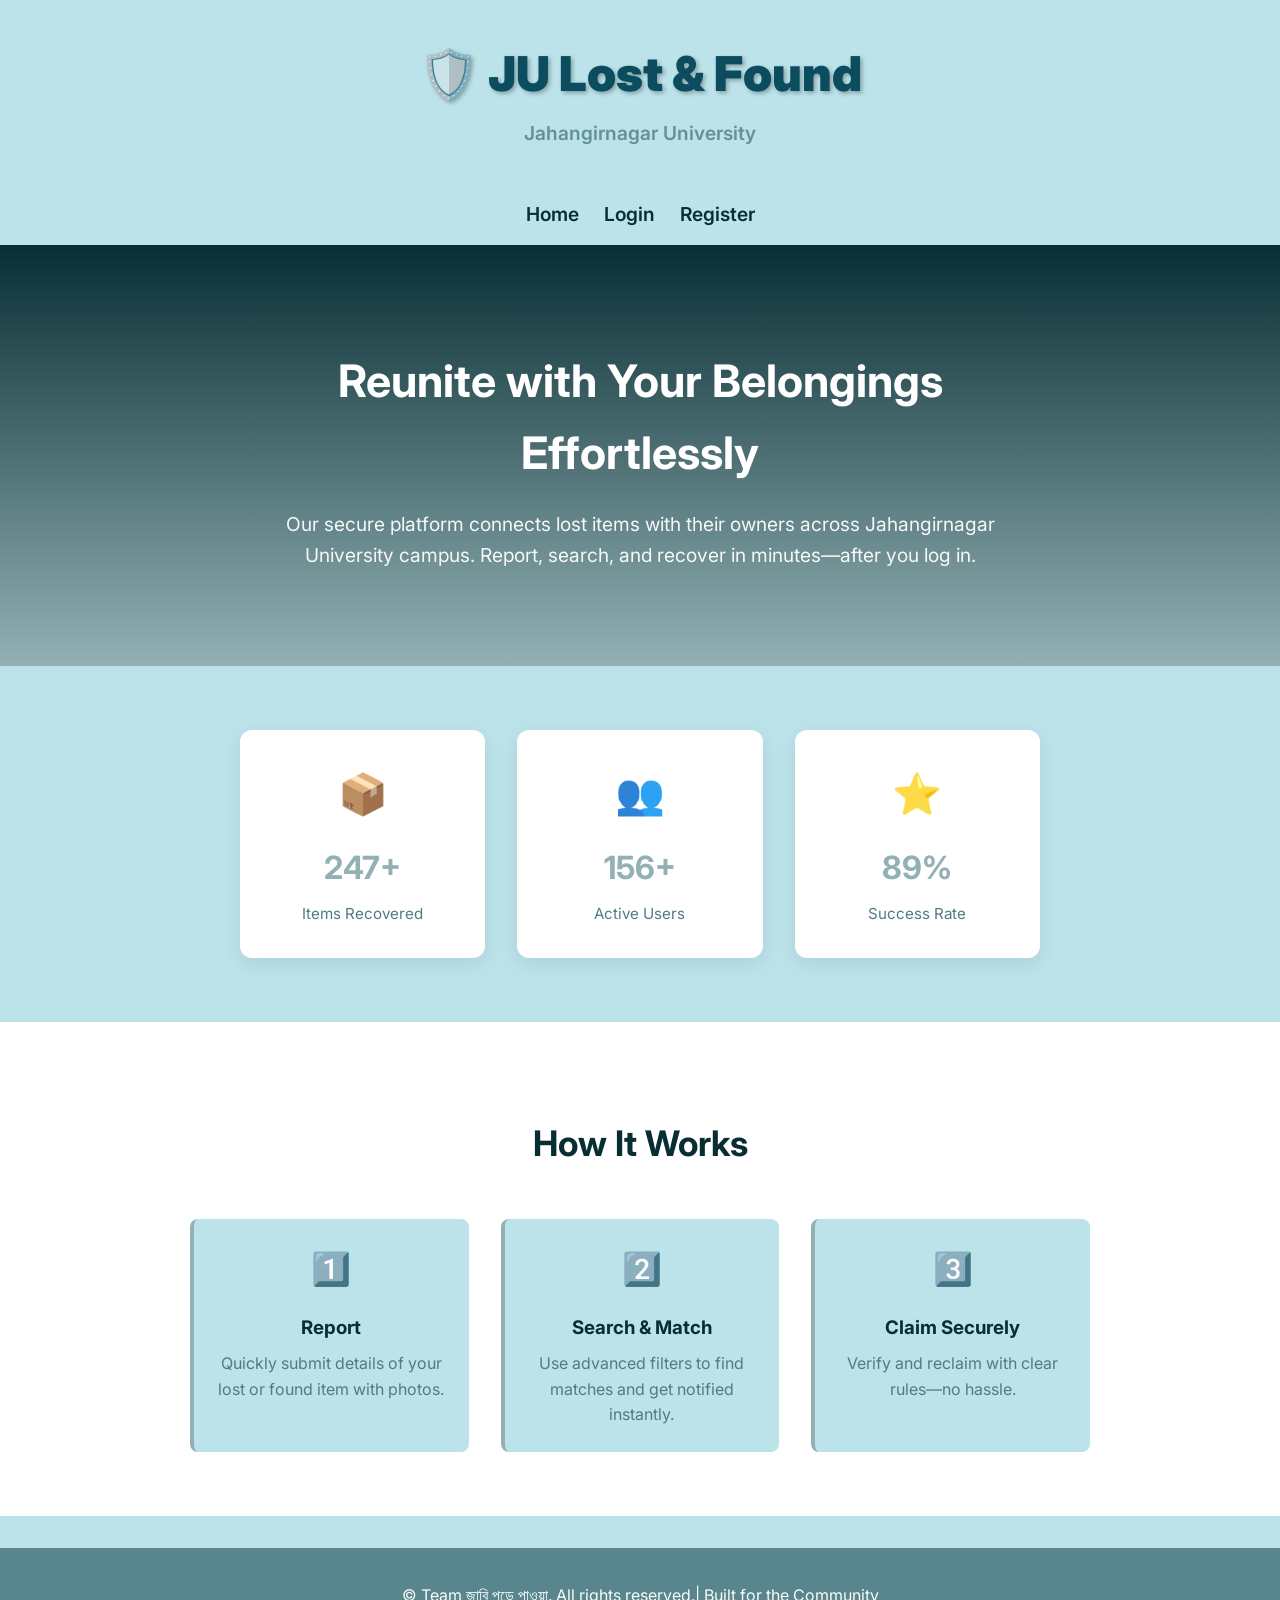
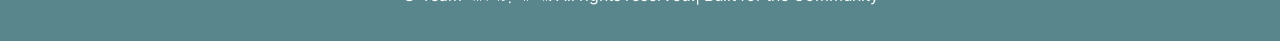
<file: index.html>
<!DOCTYPE html>
<html lang="en">
  <head>
    <meta charset="UTF-8" />
    <meta name="viewport" content="width=device-width, initial-scale=1.0" />
    <title>জাবি পড়ে পাওয়া | JU Lost & Found</title>
    <link rel="stylesheet" href="css/style.css" />
    <script src="js/script.js" defer></script>
    <link
      href="https://fonts.googleapis.com/css2?family=Inter:wght@400;600;700&display=swap"
      rel="stylesheet"
    />
  </head>
  <body>
    <header>
      <div class="logo" style="text-align: center; margin: 20px 0">
        <h1
          style="
            color: #0b4c5f;
            font-size: 3rem;
            font-weight: 900;
            margin: 0;
            text-shadow: 2px 2px 4px rgba(0, 0, 0, 0.3);
          "
        >
          🛡️ JU Lost & Found
        </h1>
        <small
          style="
            display: block;
            color: #4f7c82;
            font-size: 1.2rem;
            font-weight: 600;
            margin-top: 5px;
          "
        >
          Jahangirnagar University
        </small>
      </div>
    
      <div>
        <nav style="text-align: center; margin-top: 15px">
          <ul
            style="
              list-style: none;
              padding: 0;
              margin: 0;
              display: inline-flex;
              gap: 25px;
              font-size: 1.2rem;
              font-weight: 600;
            "
          >
            <li>
              <a href="index.html" style="text-decoration: none; color: #082e33"
                >Home</a
              >
            </li>
            <li>
              <a href="login.html" style="text-decoration: none; color: #082e33"
                >Login</a
              >
            </li>
            <li>
              <a
                href="register.html"
                style="text-decoration: none; color: #082e33"
                >Register</a
              >
            </li>
          </ul>
        </nav>
      </div>
    </header>

    <main>
      <section class="hero">
        <div class="hero-content">
          <h1>Reunite with Your Belongings Effortlessly</h1>
          <p>
            Our secure platform connects lost items with their owners across
            Jahangirnagar University campus. Report, search, and recover in
            minutes—after you log in.
          </p>
        </div>
      </section>

      <section class="stats-grid">
        <div class="stat-card">
          <div class="stat-icon">📦</div>
          <h3>247+</h3>
          <p>Items Recovered</p>
        </div>
        <div class="stat-card">
          <div class="stat-icon">👥</div>
          <h3>156+</h3>
          <p>Active Users</p>
        </div>
        <div class="stat-card">
          <div class="stat-icon">⭐</div>
          <h3>89%</h3>
          <p>Success Rate</p>
        </div>
      </section>

      <section class="how-it-works">
        <h2>How It Works</h2>
        <div class="steps-grid">
          <div class="step">
            <div class="step-icon">1️⃣</div>
            <h3>Report</h3>
            <p>
              Quickly submit details of your lost or found item with photos.
            </p>
          </div>
          <div class="step">
            <div class="step-icon">2️⃣</div>
            <h3>Search & Match</h3>
            <p>
              Use advanced filters to find matches and get notified instantly.
            </p>
          </div>
          <div class="step">
            <div class="step-icon">3️⃣</div>
            <h3>Claim Securely</h3>
            <p>Verify and reclaim with clear rules—no hassle.</p>
          </div>
        </div>
      </section>
    </main>

    <footer
      class="bg-white shadow-sm mt-5"
      style="border-top: 3px solid #4f7c82"
    >
      <div class="container text-center py-4">
        <p class="mb-0">
          &copy; Team জাবি পড়ে পাওয়া. All rights reserved.| Built for the
          Community
        </p>
      </div>
    </footer>
  </body>
</html>
</file>
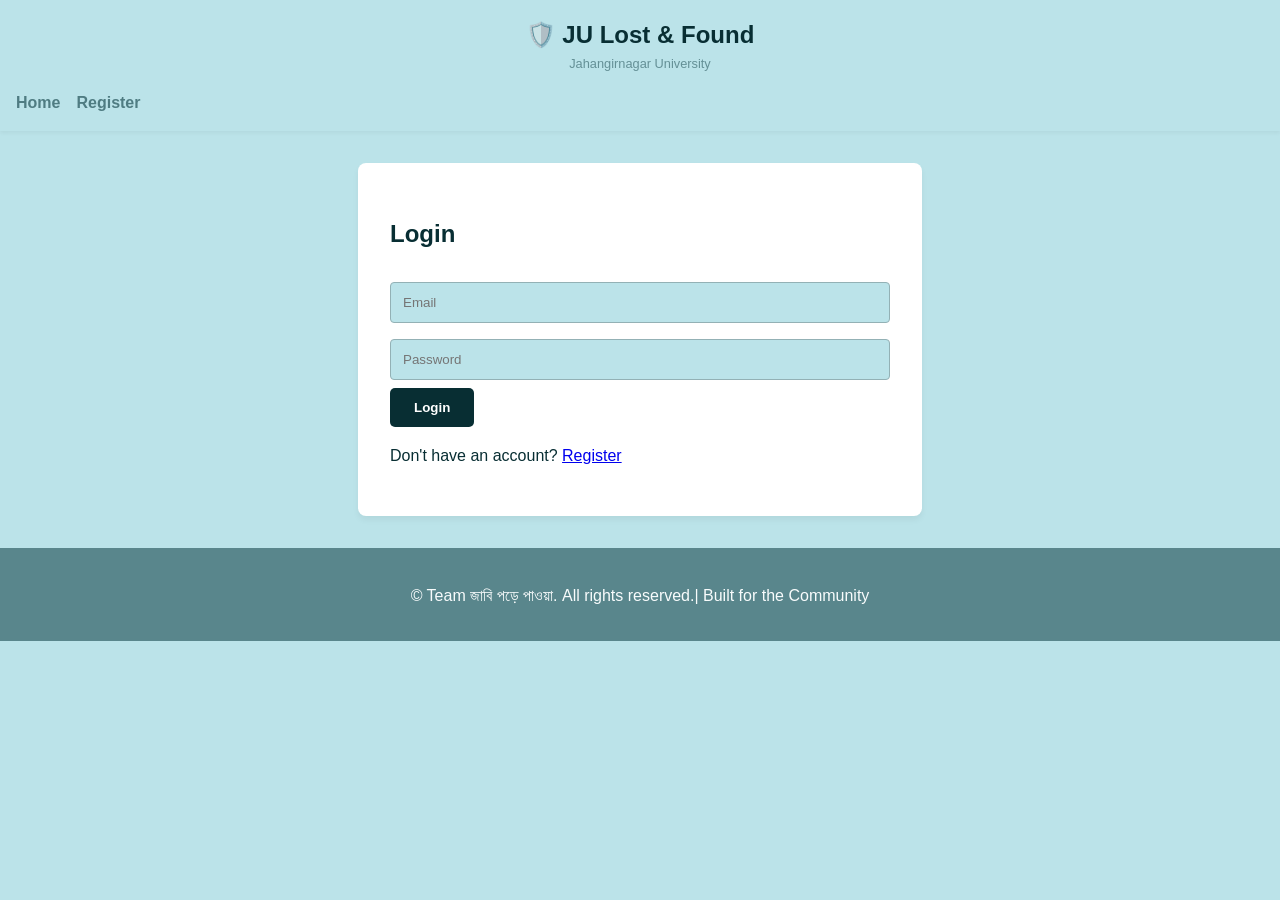
<file: login.html>
<!DOCTYPE html>
<html lang="en">
<head>
    <meta charset="UTF-8">
    <meta name="viewport" content="width=device-width, initial-scale=1.0">
    <title>Login - JU Lost & Found</title>
    <!-- <link href="https://fonts.googleapis.com/css2?family=Inter:wght@400;600;700&display=swap" rel="stylesheet"> -->
    <script src="js/script.js" ></script>
    <link rel="stylesheet" href="css/style.css">
</head>
<body>
    <header>
        <div class="logo">
            <h2 style="color: var(--primary); margin: 0; font-weight: 700;">🛡️ JU Lost & Found </h2>
            <small style="color: var(--secondary);">Jahangirnagar University</small>
        </div>
        <nav>
            <ul>
                <li><a href="index.html">Home</a></li>
                <li><a href="register.html">Register</a></li>
            </ul>
        </nav>
    </header>
    <main>
        <div class="form-container">
            <h2>Login</h2>
            <script>
                const urlParams = new URLSearchParams(window.location.search);
                const container = document.querySelector('.form-container');
                if (urlParams.has('error')) {
                    const message = document.createElement('div');
                    message.className = 'message error';
                    message.textContent = decodeURIComponent(urlParams.get('error'));
                    container.insertBefore(message, container.firstChild);
                } else if (urlParams.has('msg')) {
                    const message = document.createElement('div');
                    message.className = 'message success';
                    message.textContent = decodeURIComponent(urlParams.get('msg'));
                    container.insertBefore(message, container.firstChild);
                }
            </script>
            <form action="php/login_process.php" method="POST">
                <input type="email" name="email" placeholder="Email" required>
                <input type="password" name="password" placeholder="Password" required>
                <button type="submit" class="btn">Login</button>
            </form>
            <p>Don't have an account? <a href="register.html">Register</a></p>
        </div>
    </main>
    <footer class="bg-white shadow-sm mt-30" style="border-top: 3px solid #4F7C82;">
        <p class="mb-0">&copy;  Team জাবি পড়ে পাওয়া. All rights reserved.| Built for the Community</p>
</footer>
</body>
</html>
</file>
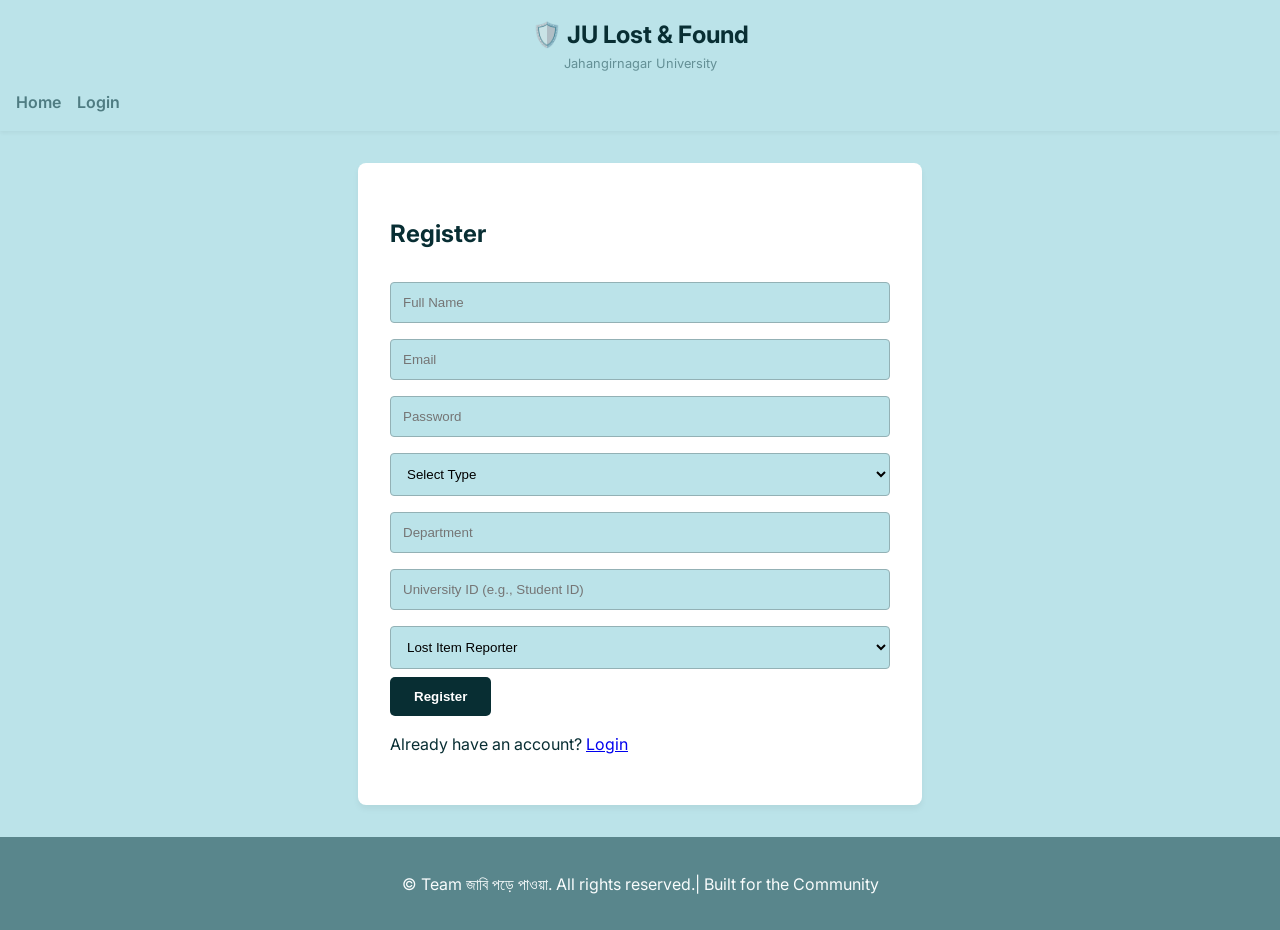
<file: register.html>
<!DOCTYPE html>
<html lang="en">
<head>
    <meta charset="UTF-8">
    <meta name="viewport" content="width=device-width, initial-scale=1.0">
    <title>Register - JU Lost & Found</title>
    <link rel="stylesheet" href="css/style.css">
    <script src="js/script.js" defer></script>
    <link href="https://fonts.googleapis.com/css2?family=Inter:wght@400;600;700&display=swap" rel="stylesheet">
</head>
<body>
    <header>
        <div class="logo">
            <h2 style="color: var(--primary); margin: 0; font-weight: 700;">🛡️ JU Lost & Found</h2>
            <small style="color: var(--secondary);">Jahangirnagar University</small>
        </div>
        <nav>
            <ul>
                <li><a href="index.html">Home</a></li>
                <li><a href="login.html">Login</a></li>
            </ul>
        </nav>
    </header>
    <main>
        <div class="form-container">
            <h2>Register</h2>
            <script>
                const urlParams = new URLSearchParams(window.location.search);
                const container = document.querySelector('.form-container');
                if (urlParams.has('error')) {
                    const message = document.createElement('div');
                    message.className = 'message error';
                    message.textContent = decodeURIComponent(urlParams.get('error'));
                    container.insertBefore(message, container.firstChild);
                }
            </script>
            <form action="php/register_process.php" method="POST">
                <input type="text" name="name" placeholder="Full Name" required>
                <input type="email" name="email" placeholder="Email" required>
                <input type="password" name="password" placeholder="Password" required>
                <select name="type" required>
                    <option value="">Select Type</option>
                    <option value="student">Student</option>
                    <option value="teacher">Teacher</option>
                    <option value="staff">Staff</option>
                </select>
                <input type="text" name="dept" placeholder="Department" required>
                <input type="text" name="user_id" placeholder="University ID (e.g., Student ID)" required>
                <select name="usertype" required>
                    <option value="lost">Lost Item Reporter</option>
                    <option value="found">Found Item Reporter</option>
                </select>
                <button type="submit" class="btn">Register</button>
            </form>
            <p>Already have an account? <a href="login.html">Login</a></p>
        </div>
    </main>
    <footer class="bg-white shadow-sm mt-5" style="border-top: 3px solid #4F7C82;">
    <div class="container text-center py-4">
        <p class="mb-0">&copy;  Team জাবি পড়ে পাওয়া. All rights reserved.| Built for the Community</p>
    </div>
</body>
</html>
</file>
<file: css/style.css>
/* Winter Chill Palette: Serene Blues & Grays */
:root {
    --primary: #082E33;
    --secondary: #4F7C82;
    --accent: #93B1B5;
    --bg-light: #BBE3E9;
    --text-dark: #082E33;
    --white: #FFFFFF;
    --danger: #4F7C82;
}

body {
    font-family: 'Inter', 'Arial', sans-serif;
    background-color: var(--bg-light);
    color: var(--text-dark);
    margin: 0;
    padding: 0;
    line-height: 1.6;
}

header {
    /* background-color: var(--white); */
    padding: 1rem;
    box-shadow: 0 2px 4px rgba(0,0,0,0.05);
    display: flex;
    flex-direction: column; 
    gap: 15px; 
}

nav ul {
    list-style: none;
    display: flex;
    gap: 1rem;
    margin: 0;
    padding: 0;
}

nav a {
    color: var(--secondary);
    text-decoration: none;
    font-weight: 600;
}

nav a:hover {
    color: var(--primary);
}

.btn {
    background-color: var(--primary);
    color: var(--white);
    padding: 0.75rem 1.5rem;
    border: none;
    border-radius: 5px;
    text-decoration: none;
    cursor: pointer;
    display: inline-block;
    font-weight: 600;
    transition: background-color 0.2s ease;
}

.btn:hover {
    background-color: #0a3a40; /* Slightly lighter primary for hover */
}

.btn-secondary {
    background-color: var(--secondary);
}

.btn-secondary:hover {
    background-color: #5d8a92;
}

.btn-large {
    padding: 1rem 2rem;
    font-size: 1.1rem;
}

.form-container {
    max-width: 500px;
    margin: 2rem auto;
    padding: 2rem;
    background: var(--white);
    border-radius: 8px;
    box-shadow: 0 4px 6px rgba(0,0,0,0.05);
}

input, select, textarea {
    width: 100%;
    padding: 0.75rem;
    margin: 0.5rem 0;
    border: 1px solid var(--accent);
    border-radius: 4px;
    box-sizing: border-box;
    background: var(--bg-light);
}

input:focus, select:focus, textarea:focus {
    outline: none;
    border-color: var(--primary);
}

.hero {
    text-align: center;
    padding: 4rem 2rem;
    background: linear-gradient(to bottom, var(--primary), var(--accent)); /* Chill gradient: dark to mid */
    color: var(--white);
}

.hero-content {
    max-width: 800px;
    margin: 0 auto;
}

.hero h1 {
    font-size: 2.8rem;
    margin-bottom: 1rem;
    font-weight: 700;
}

.hero p {
    font-size: 1.2rem;
    margin-bottom: 2rem;
    opacity: 0.95;
}

.search-form {
    margin: 2rem 0;
}

.search-wrapper {
    display: flex;
    max-width: 500px;
    margin: 0 auto;
    border-radius: 50px;
    overflow: hidden;
    box-shadow: 0 4px 12px rgba(0,0,0,0.1);
}

.search-wrapper input {
    flex: 1;
    border: none;
    padding: 1rem 1.5rem;
    font-size: 1rem;
    background: var(--white);
    outline: none;
    color: var(--text-dark);
}

.search-btn {
    background: var(--secondary);
    border: none;
    padding: 1rem 1.5rem;
    color: var(--white);
    cursor: pointer;
    white-space: nowrap;
    font-weight: 600;
    transition: background-color 0.2s ease;
}

.search-btn:hover {
    background: var(--primary);
}

.hero-actions {
    display: flex;
    gap: 1rem;
    justify-content: center;
    flex-wrap: wrap;
}

.stats-grid {
    display: grid;
    grid-template-columns: repeat(auto-fit, minmax(200px, 1fr));
    gap: 2rem;
    max-width: 800px;
    margin: 4rem auto;
    padding: 0 2rem;
}

.stat-card {
    background: var(--white);
    padding: 2rem 1.5rem;
    text-align: center;
    border-radius: 12px;
    box-shadow: 0 6px 20px rgba(0,0,0,0.08);
    transition: transform 0.2s ease, box-shadow 0.2s ease;
}

.stat-card:hover {
    transform: translateY(-5px);
    box-shadow: 0 8px 25px rgba(0,0,0,0.12);
}

.stat-icon {
    font-size: 2.5rem;
    margin-bottom: 1rem;
    opacity: 0.9;
}

.stat-card h3 {
    color: var(--accent); /* Soft accent for numbers */
    font-size: 2rem;
    margin: 0.5rem 0;
    font-weight: 700;
}

.stat-card p {
    margin: 0;
    color: var(--secondary);
    font-size: 0.95rem;
}

.how-it-works {
    padding: 4rem 2rem;
    background: var(--white);
    text-align: center;
}

.how-it-works h2 {
    font-size: 2.2rem;
    margin-bottom: 3rem;
    color: var(--primary);
}

.steps-grid {
    display: grid;
    grid-template-columns: repeat(auto-fit, minmax(250px, 1fr));
    gap: 2rem;
    max-width: 900px;
    margin: 0 auto;
}

.step {
    padding: 1.5rem;
    border-left: 4px solid var(--accent);
    background: var(--bg-light);
    border-radius: 8px;
    transition: background-color 0.2s ease;
}

.step:hover {
    background: var(--white);
}

.step-icon {
    font-size: 2rem;
    display: block;
    margin-bottom: 1rem;
}

.step h3 {
    color: var(--primary);
    margin-bottom: 0.5rem;
}

.step p {
    color: var(--secondary);
    margin: 0;
}

.dashboard-section {
    padding: 2rem;
    background: var(--white);
    margin: 1rem;
    border-radius: 8px;
    box-shadow: 0 2px 4px rgba(0,0,0,0.05);
    border-left: 4px solid var(--accent);
}

footer {
    background-color: var(--secondary);
    color: var(--white);
    text-align: center;
    padding: 1rem;
    margin-top: 2rem;
    opacity: 0.9;
}

.message {
    padding: 1rem;
    border-radius: 4px;
    margin: 1rem 0;
}

.success { 
    background-color: #d4edda; 
    color: var(--accent); /* Tie to palette */
    border-left: 4px solid var(--accent);
}

.error { 
    background-color: #f8d7da; 
    color: var(--danger); 
    border-left: 4px solid var(--danger);
}

/* Logo in Header */
.logo {
    display: flex;
    flex-direction: column;
    align-items: center;
    flex: 1;
}

.logo small {
    font-size: 0.8rem;
    opacity: 0.8;
    color: var(--secondary);
}

/* Responsive */
@media (max-width: 768px) {
    .hero h1 { font-size: 2rem; }
    .stats-grid { grid-template-columns: 1fr; }
    .steps-grid { grid-template-columns: 1fr; }
    .hero-actions { flex-direction: column; align-items: center; }
    nav ul { flex-direction: column; gap: 0.5rem; }
}
</file>
